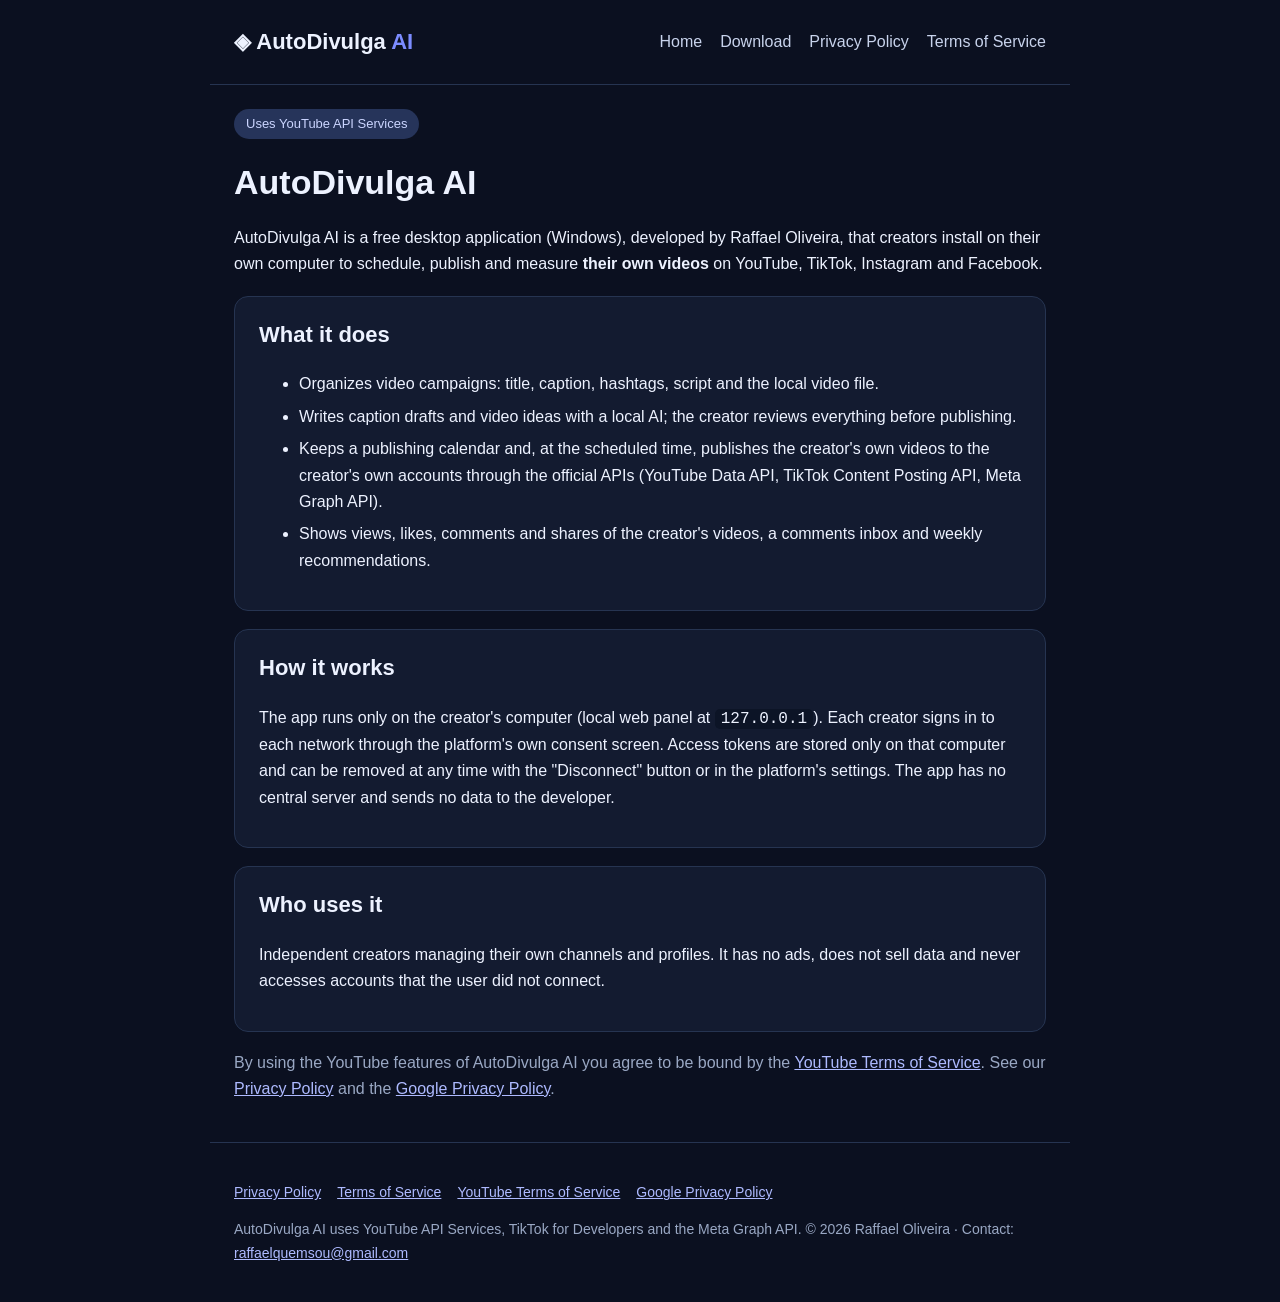
<file: index.html>
<!doctype html><html lang="en"><head><meta charset="utf-8"><meta name="viewport" content="width=device-width,initial-scale=1">
<title>AutoDivulga AI – Personal publishing assistant for a YouTube creator</title><link rel="stylesheet" href="style.css"></head><body><header><a class="brand" href="index.html">◈ AutoDivulga <span>AI</span></a><nav><a href="index.html">Home</a><a href="download.html">Download</a><a href="privacy.html">Privacy Policy</a><a href="terms.html">Terms of Service</a></nav></header>
<main>
<span class="yt">Uses YouTube API Services</span>
<h1>AutoDivulga AI</h1>
<p>AutoDivulga AI is a free desktop application (Windows), developed by Raffael Oliveira, that creators install on their own computer to schedule, publish and measure <b>their own videos</b> on YouTube, TikTok, Instagram and Facebook.</p>
<div class="card"><h2 style="margin-top:0">What it does</h2><ul>
<li>Organizes video campaigns: title, caption, hashtags, script and the local video file.</li>
<li>Writes caption drafts and video ideas with a local AI; the creator reviews everything before publishing.</li>
<li>Keeps a publishing calendar and, at the scheduled time, publishes the creator's own videos to the creator's own accounts through the official APIs (YouTube Data API, TikTok Content Posting API, Meta Graph API).</li>
<li>Shows views, likes, comments and shares of the creator's videos, a comments inbox and weekly recommendations.</li></ul></div>
<div class="card"><h2 style="margin-top:0">How it works</h2>
<p>The app runs only on the creator's computer (local web panel at <code>127.0.0.1</code>). Each creator signs in to each network through the platform's own consent screen. Access tokens are stored only on that computer and can be removed at any time with the "Disconnect" button or in the platform's settings. The app has no central server and sends no data to the developer.</p></div>
<div class="card"><h2 style="margin-top:0">Who uses it</h2><p>Independent creators managing their own channels and profiles. It has no ads, does not sell data and never accesses accounts that the user did not connect.</p></div>
<p class="muted">By using the YouTube features of AutoDivulga AI you agree to be bound by the <a href="https://www.youtube.com/t/terms" target="_blank" rel="noopener">YouTube Terms of Service</a>. See our <a href="privacy.html">Privacy Policy</a> and the <a href="https://policies.google.com/privacy" target="_blank" rel="noopener">Google Privacy Policy</a>.</p></main><footer><p><a href="privacy.html">Privacy Policy</a><a href="terms.html">Terms of Service</a><a href="https://www.youtube.com/t/terms" target="_blank" rel="noopener">YouTube Terms of Service</a><a href="https://policies.google.com/privacy" target="_blank" rel="noopener">Google Privacy Policy</a></p>
<p>AutoDivulga AI uses YouTube API Services, TikTok for Developers and the Meta Graph API. © 2026 Raffael Oliveira · Contact: <a href="mailto:raffaelquemsou@gmail.com">raffaelquemsou@gmail.com</a></p></footer>
</body></html>
</file>
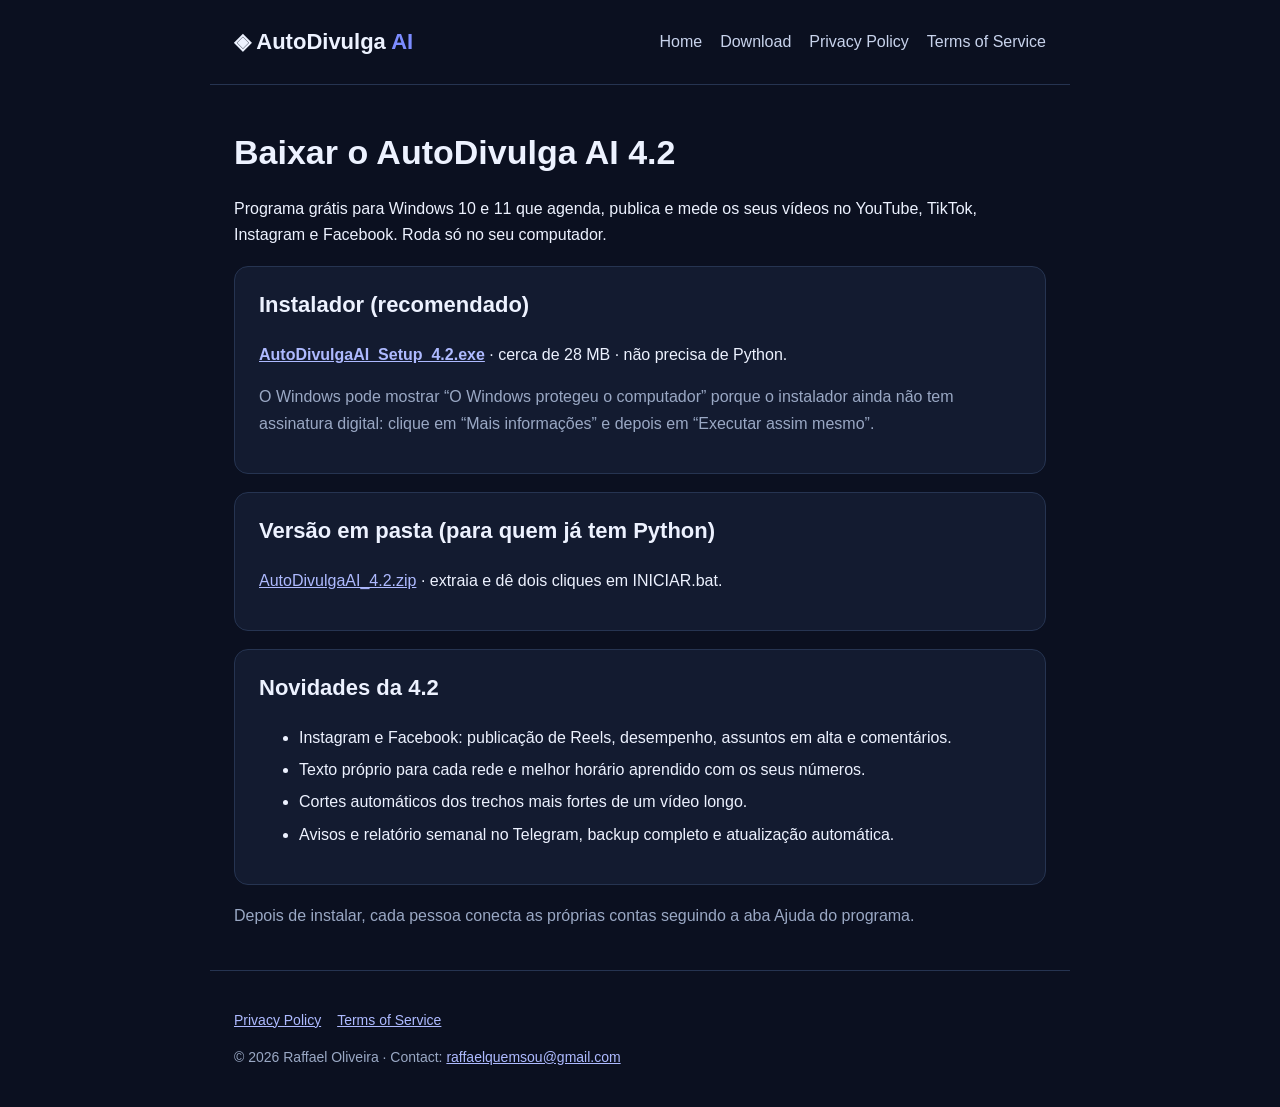
<file: download.html>
<!doctype html><html lang="pt-br"><head><meta charset="utf-8"><meta name="viewport" content="width=device-width,initial-scale=1">
<title>Download – AutoDivulga AI</title><link rel="stylesheet" href="style.css"></head><body><header><a class="brand" href="index.html">◈ AutoDivulga <span>AI</span></a><nav><a href="index.html">Home</a><a href="download.html">Download</a><a href="privacy.html">Privacy Policy</a><a href="terms.html">Terms of Service</a></nav></header>
<main>
<h1>Baixar o AutoDivulga AI 4.2</h1>
<p>Programa grátis para Windows 10 e 11 que agenda, publica e mede os seus vídeos no YouTube, TikTok, Instagram e Facebook. Roda só no seu computador.</p>
<div class="card"><h2 style="margin-top:0">Instalador (recomendado)</h2>
<p><a href="updates/AutoDivulgaAI_Setup_4.2.exe"><b>AutoDivulgaAI_Setup_4.2.exe</b></a> · cerca de 28 MB · não precisa de Python.</p>
<p class="muted">O Windows pode mostrar “O Windows protegeu o computador” porque o instalador ainda não tem assinatura digital: clique em “Mais informações” e depois em “Executar assim mesmo”.</p></div>
<div class="card"><h2 style="margin-top:0">Versão em pasta (para quem já tem Python)</h2>
<p><a href="updates/AutoDivulgaAI_4.2.zip">AutoDivulgaAI_4.2.zip</a> · extraia e dê dois cliques em INICIAR.bat.</p></div>
<div class="card"><h2 style="margin-top:0">Novidades da 4.2</h2><ul>
<li>Instagram e Facebook: publicação de Reels, desempenho, assuntos em alta e comentários.</li>
<li>Texto próprio para cada rede e melhor horário aprendido com os seus números.</li>
<li>Cortes automáticos dos trechos mais fortes de um vídeo longo.</li>
<li>Avisos e relatório semanal no Telegram, backup completo e atualização automática.</li></ul></div>
<p class="muted">Depois de instalar, cada pessoa conecta as próprias contas seguindo a aba Ajuda do programa.</p>
</main><footer><p><a href="privacy.html">Privacy Policy</a><a href="terms.html">Terms of Service</a></p>
<p>© 2026 Raffael Oliveira · Contact: <a href="mailto:raffaelquemsou@gmail.com">raffaelquemsou@gmail.com</a></p></footer>
</body></html>
</file>
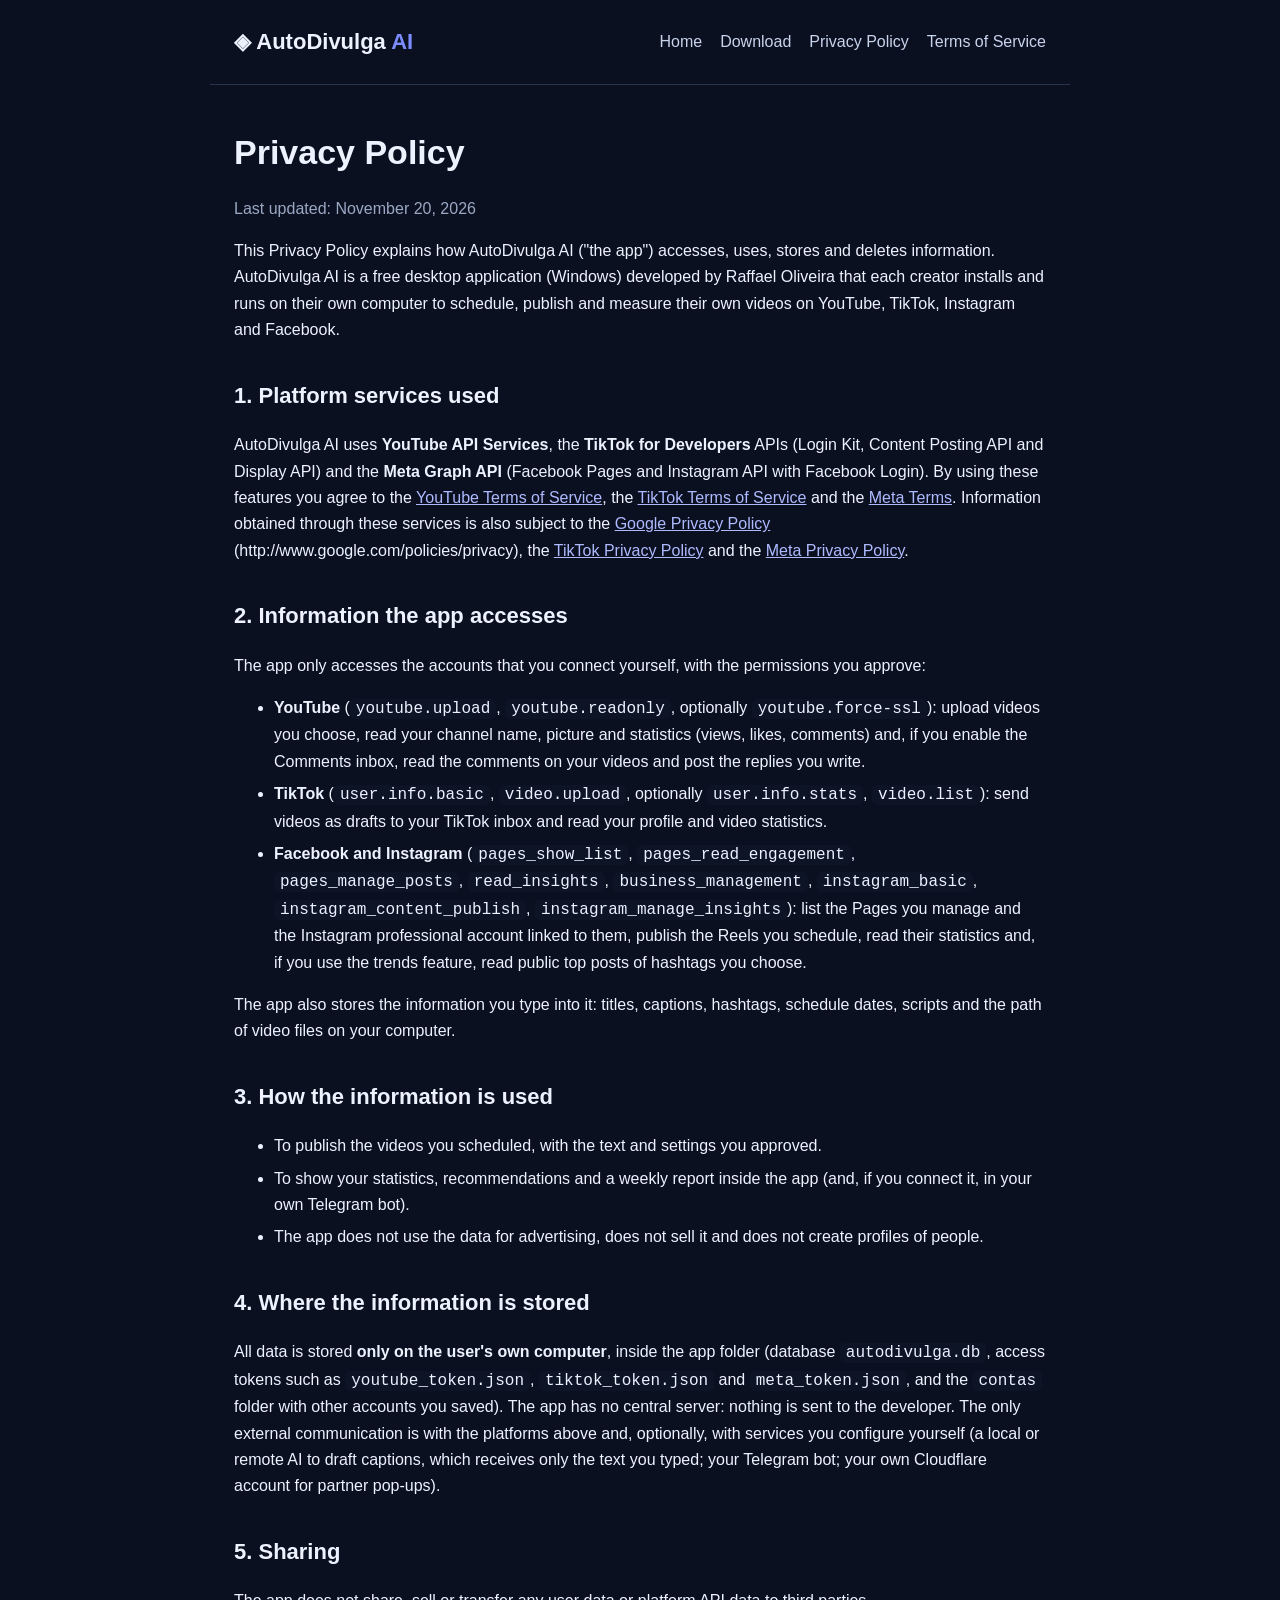
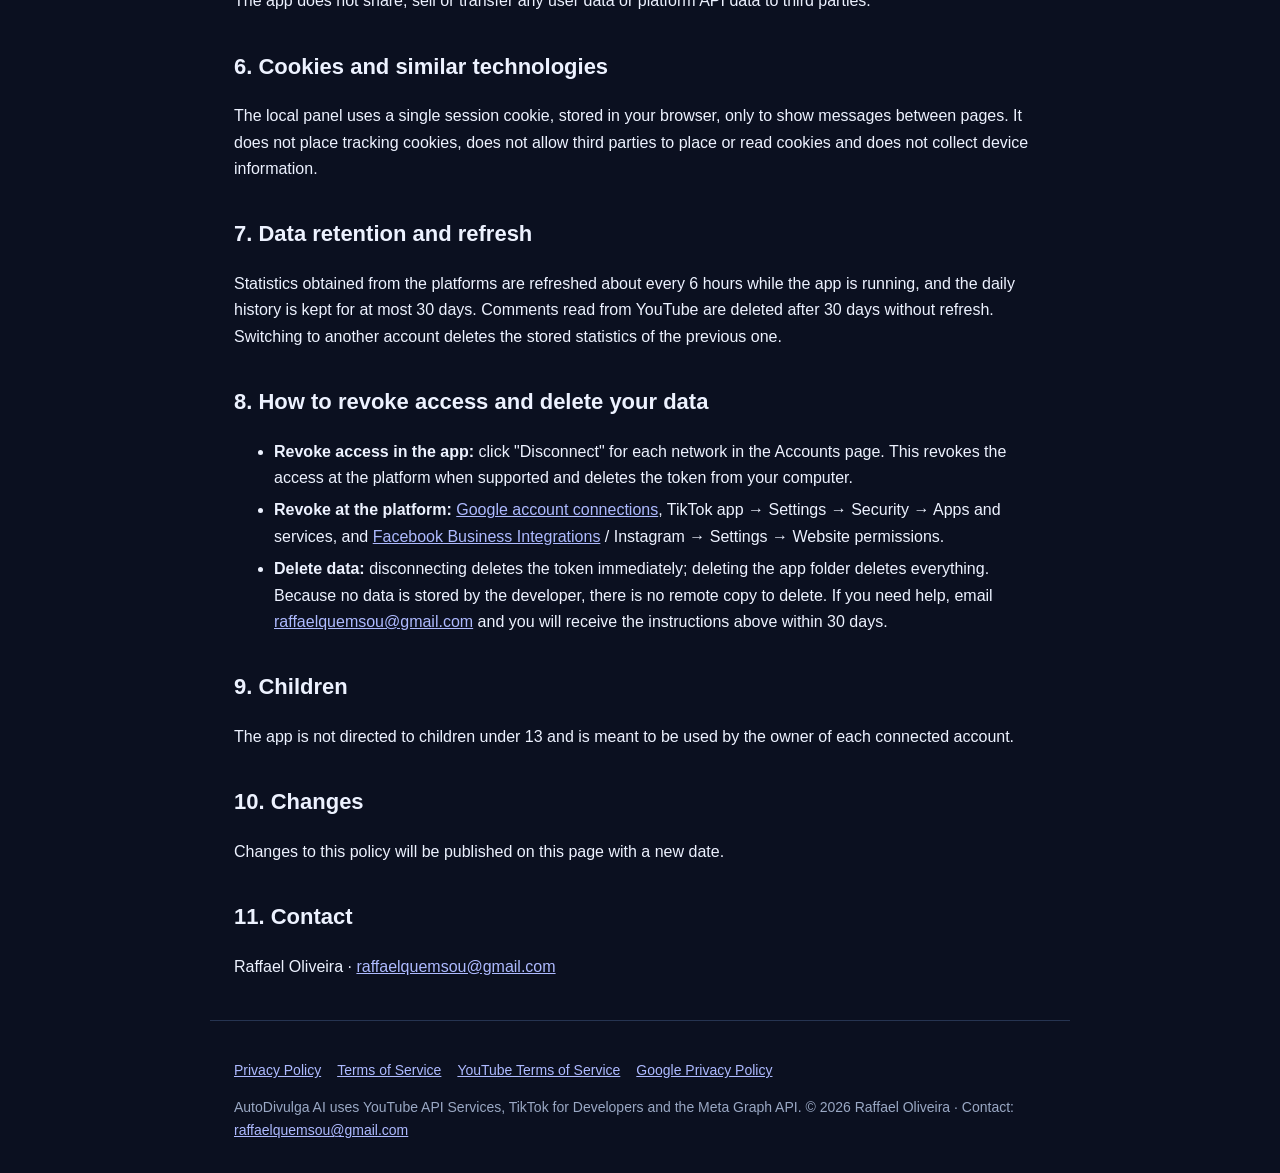
<file: privacy.html>
<!doctype html><html lang="en"><head><meta charset="utf-8"><meta name="viewport" content="width=device-width,initial-scale=1">
<title>Privacy Policy – AutoDivulga AI</title><link rel="stylesheet" href="style.css"></head><body><header><a class="brand" href="index.html">◈ AutoDivulga <span>AI</span></a><nav><a href="index.html">Home</a><a href="download.html">Download</a><a href="privacy.html">Privacy Policy</a><a href="terms.html">Terms of Service</a></nav></header>
<main>
<h1>Privacy Policy</h1><p class="muted">Last updated: November 20, 2026</p>
<p>This Privacy Policy explains how AutoDivulga AI ("the app") accesses, uses, stores and deletes information. AutoDivulga AI is a free desktop application (Windows) developed by Raffael Oliveira that each creator installs and runs on their own computer to schedule, publish and measure their own videos on YouTube, TikTok, Instagram and Facebook.</p>
<h2>1. Platform services used</h2>
<p>AutoDivulga AI uses <b>YouTube API Services</b>, the <b>TikTok for Developers</b> APIs (Login Kit, Content Posting API and Display API) and the <b>Meta Graph API</b> (Facebook Pages and Instagram API with Facebook Login). By using these features you agree to the <a href="https://www.youtube.com/t/terms" target="_blank" rel="noopener">YouTube Terms of Service</a>, the <a href="https://www.tiktok.com/legal/terms-of-service" target="_blank" rel="noopener">TikTok Terms of Service</a> and the <a href="https://www.facebook.com/terms" target="_blank" rel="noopener">Meta Terms</a>. Information obtained through these services is also subject to the <a href="https://policies.google.com/privacy" target="_blank" rel="noopener">Google Privacy Policy</a> (http://www.google.com/policies/privacy), the <a href="https://www.tiktok.com/legal/privacy-policy" target="_blank" rel="noopener">TikTok Privacy Policy</a> and the <a href="https://www.facebook.com/privacy/policy" target="_blank" rel="noopener">Meta Privacy Policy</a>.</p>
<h2>2. Information the app accesses</h2>
<p>The app only accesses the accounts that you connect yourself, with the permissions you approve:</p>
<ul><li><b>YouTube</b> (<code>youtube.upload</code>, <code>youtube.readonly</code>, optionally <code>youtube.force-ssl</code>): upload videos you choose, read your channel name, picture and statistics (views, likes, comments) and, if you enable the Comments inbox, read the comments on your videos and post the replies you write.</li>
<li><b>TikTok</b> (<code>user.info.basic</code>, <code>video.upload</code>, optionally <code>user.info.stats</code>, <code>video.list</code>): send videos as drafts to your TikTok inbox and read your profile and video statistics.</li>
<li><b>Facebook and Instagram</b> (<code>pages_show_list</code>, <code>pages_read_engagement</code>, <code>pages_manage_posts</code>, <code>read_insights</code>, <code>business_management</code>, <code>instagram_basic</code>, <code>instagram_content_publish</code>, <code>instagram_manage_insights</code>): list the Pages you manage and the Instagram professional account linked to them, publish the Reels you schedule, read their statistics and, if you use the trends feature, read public top posts of hashtags you choose.</li></ul>
<p>The app also stores the information you type into it: titles, captions, hashtags, schedule dates, scripts and the path of video files on your computer.</p>
<h2>3. How the information is used</h2>
<ul><li>To publish the videos you scheduled, with the text and settings you approved.</li>
<li>To show your statistics, recommendations and a weekly report inside the app (and, if you connect it, in your own Telegram bot).</li>
<li>The app does not use the data for advertising, does not sell it and does not create profiles of people.</li></ul>
<h2>4. Where the information is stored</h2>
<p>All data is stored <b>only on the user's own computer</b>, inside the app folder (database <code>autodivulga.db</code>, access tokens such as <code>youtube_token.json</code>, <code>tiktok_token.json</code> and <code>meta_token.json</code>, and the <code>contas</code> folder with other accounts you saved). The app has no central server: nothing is sent to the developer. The only external communication is with the platforms above and, optionally, with services you configure yourself (a local or remote AI to draft captions, which receives only the text you typed; your Telegram bot; your own Cloudflare account for partner pop-ups).</p>
<h2>5. Sharing</h2><p>The app does not share, sell or transfer any user data or platform API data to third parties.</p>
<h2>6. Cookies and similar technologies</h2><p>The local panel uses a single session cookie, stored in your browser, only to show messages between pages. It does not place tracking cookies, does not allow third parties to place or read cookies and does not collect device information.</p>
<h2>7. Data retention and refresh</h2><p>Statistics obtained from the platforms are refreshed about every 6 hours while the app is running, and the daily history is kept for at most 30 days. Comments read from YouTube are deleted after 30 days without refresh. Switching to another account deletes the stored statistics of the previous one.</p>
<h2>8. How to revoke access and delete your data</h2>
<ul><li><b>Revoke access in the app:</b> click "Disconnect" for each network in the Accounts page. This revokes the access at the platform when supported and deletes the token from your computer.</li>
<li><b>Revoke at the platform:</b> <a href="https://myaccount.google.com/connections" target="_blank" rel="noopener">Google account connections</a>, TikTok app → Settings → Security → Apps and services, and <a href="https://www.facebook.com/settings?tab=business_tools" target="_blank" rel="noopener">Facebook Business Integrations</a> / Instagram → Settings → Website permissions.</li>
<li><b>Delete data:</b> disconnecting deletes the token immediately; deleting the app folder deletes everything. Because no data is stored by the developer, there is no remote copy to delete. If you need help, email <a href="mailto:raffaelquemsou@gmail.com">raffaelquemsou@gmail.com</a> and you will receive the instructions above within 30 days.</li></ul>
<h2>9. Children</h2><p>The app is not directed to children under 13 and is meant to be used by the owner of each connected account.</p>
<h2>10. Changes</h2><p>Changes to this policy will be published on this page with a new date.</p>
<h2>11. Contact</h2><p>Raffael Oliveira · <a href="mailto:raffaelquemsou@gmail.com">raffaelquemsou@gmail.com</a></p></main><footer><p><a href="privacy.html">Privacy Policy</a><a href="terms.html">Terms of Service</a><a href="https://www.youtube.com/t/terms" target="_blank" rel="noopener">YouTube Terms of Service</a><a href="https://policies.google.com/privacy" target="_blank" rel="noopener">Google Privacy Policy</a></p>
<p>AutoDivulga AI uses YouTube API Services, TikTok for Developers and the Meta Graph API. © 2026 Raffael Oliveira · Contact: <a href="mailto:raffaelquemsou@gmail.com">raffaelquemsou@gmail.com</a></p></footer>
</body></html>
</file>
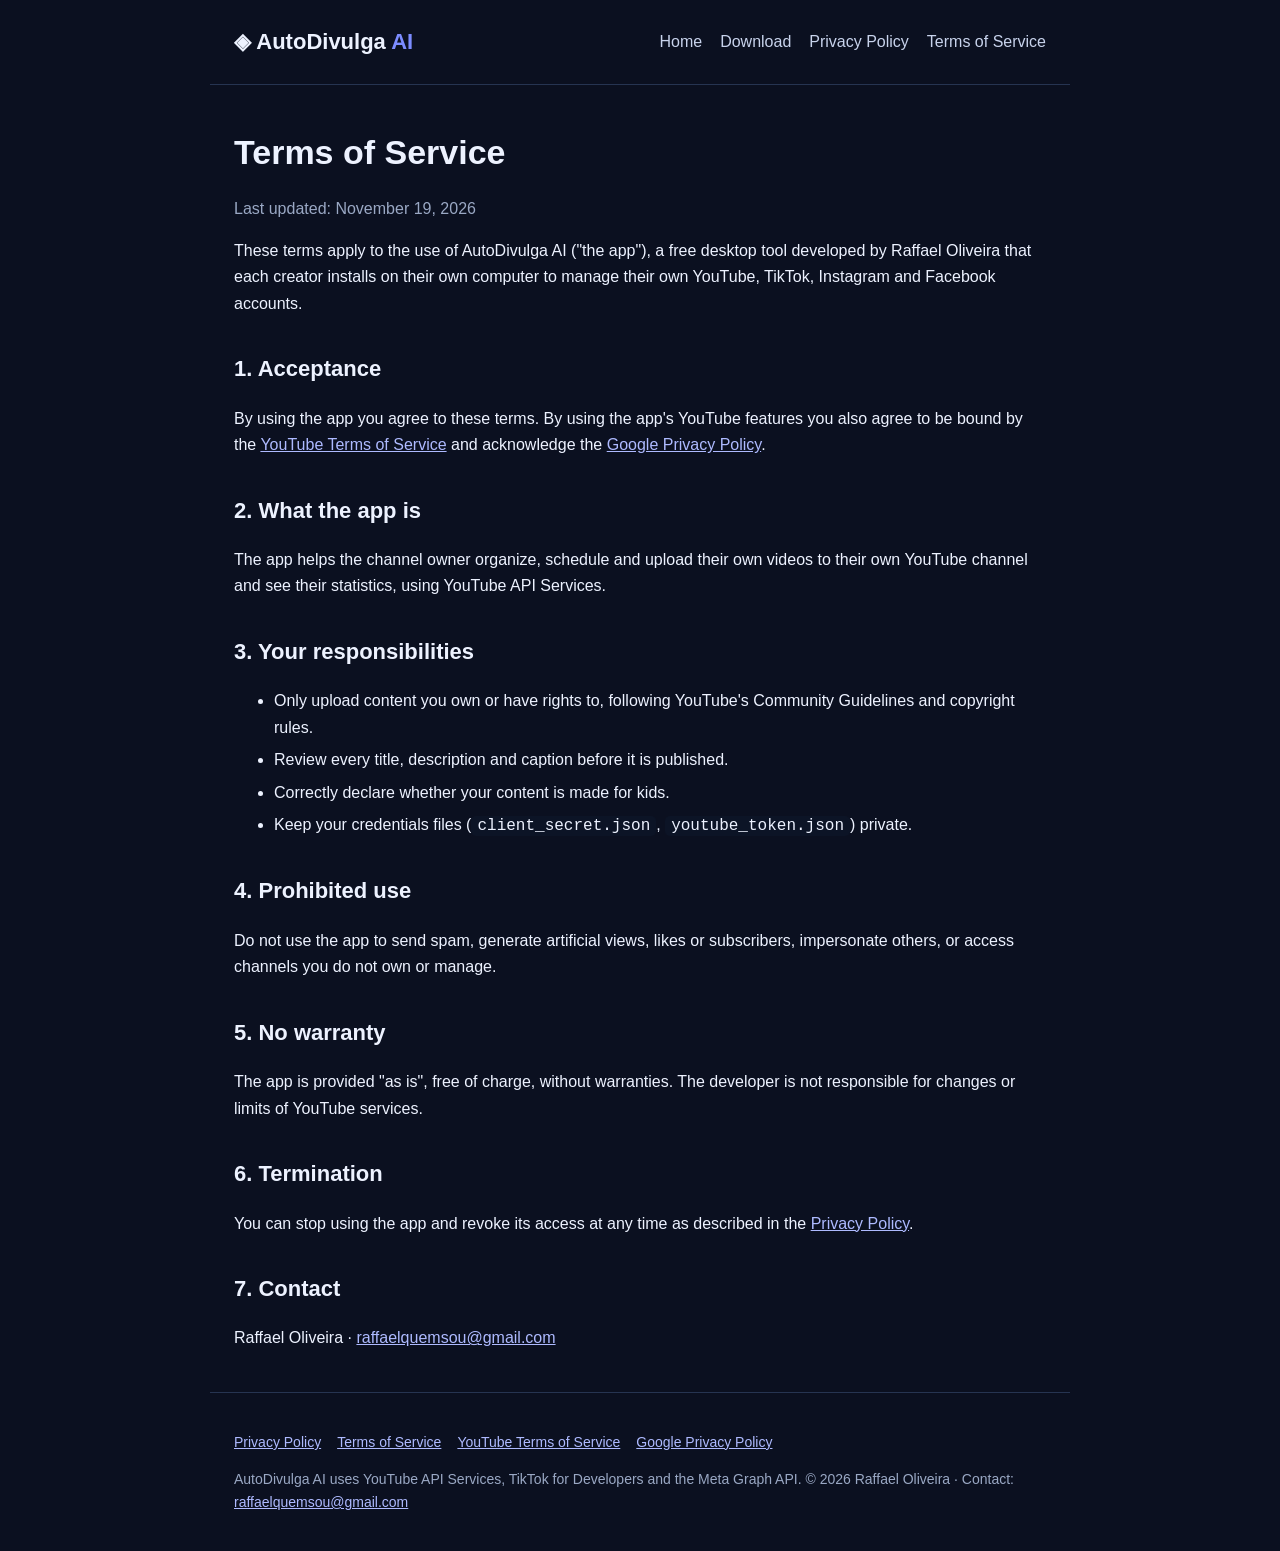
<file: terms.html>
<!doctype html><html lang="en"><head><meta charset="utf-8"><meta name="viewport" content="width=device-width,initial-scale=1">
<title>Terms of Service – AutoDivulga AI</title><link rel="stylesheet" href="style.css"></head><body><header><a class="brand" href="index.html">◈ AutoDivulga <span>AI</span></a><nav><a href="index.html">Home</a><a href="download.html">Download</a><a href="privacy.html">Privacy Policy</a><a href="terms.html">Terms of Service</a></nav></header>
<main>
<h1>Terms of Service</h1><p class="muted">Last updated: November 19, 2026</p>
<p>These terms apply to the use of AutoDivulga AI ("the app"), a free desktop tool developed by Raffael Oliveira that each creator installs on their own computer to manage their own YouTube, TikTok, Instagram and Facebook accounts.</p>
<h2>1. Acceptance</h2><p>By using the app you agree to these terms. By using the app's YouTube features you also agree to be bound by the <a href="https://www.youtube.com/t/terms" target="_blank" rel="noopener">YouTube Terms of Service</a> and acknowledge the <a href="https://policies.google.com/privacy" target="_blank" rel="noopener">Google Privacy Policy</a>.</p>
<h2>2. What the app is</h2><p>The app helps the channel owner organize, schedule and upload their own videos to their own YouTube channel and see their statistics, using YouTube API Services.</p>
<h2>3. Your responsibilities</h2><ul>
<li>Only upload content you own or have rights to, following YouTube's Community Guidelines and copyright rules.</li>
<li>Review every title, description and caption before it is published.</li>
<li>Correctly declare whether your content is made for kids.</li>
<li>Keep your credentials files (<code>client_secret.json</code>, <code>youtube_token.json</code>) private.</li></ul>
<h2>4. Prohibited use</h2><p>Do not use the app to send spam, generate artificial views, likes or subscribers, impersonate others, or access channels you do not own or manage.</p>
<h2>5. No warranty</h2><p>The app is provided "as is", free of charge, without warranties. The developer is not responsible for changes or limits of YouTube services.</p>
<h2>6. Termination</h2><p>You can stop using the app and revoke its access at any time as described in the <a href="privacy.html">Privacy Policy</a>.</p>
<h2>7. Contact</h2><p>Raffael Oliveira · <a href="mailto:raffaelquemsou@gmail.com">raffaelquemsou@gmail.com</a></p></main><footer><p><a href="privacy.html">Privacy Policy</a><a href="terms.html">Terms of Service</a><a href="https://www.youtube.com/t/terms" target="_blank" rel="noopener">YouTube Terms of Service</a><a href="https://policies.google.com/privacy" target="_blank" rel="noopener">Google Privacy Policy</a></p>
<p>AutoDivulga AI uses YouTube API Services, TikTok for Developers and the Meta Graph API. © 2026 Raffael Oliveira · Contact: <a href="mailto:raffaelquemsou@gmail.com">raffaelquemsou@gmail.com</a></p></footer>
</body></html>
</file>
<file: style.css>
:root{--bg:#0b1020;--panel:#131b30;--text:#edf2ff;--muted:#9aa8c4;--accent:#7c8cff;--line:#263451}
*{box-sizing:border-box}body{margin:0;background:var(--bg);color:var(--text);font:16px/1.65 "Segoe UI",Arial,sans-serif}
header,main,footer{max-width:860px;margin:auto;padding:24px}header{display:flex;justify-content:space-between;align-items:center;border-bottom:1px solid var(--line)}
.brand{font-weight:800;font-size:22px;text-decoration:none;color:var(--text)}.brand span{color:var(--accent)}
nav a{color:#c8d3ec;margin-left:18px;text-decoration:none}nav a:hover{color:#fff}
h1{font-size:34px;line-height:1.2}h2{margin-top:34px;font-size:22px}a{color:#aebaff}
.card{background:var(--panel);border:1px solid var(--line);border-radius:14px;padding:20px 24px;margin:18px 0}
.yt{display:inline-block;background:#26345a;border-radius:20px;padding:4px 12px;font-size:13px;color:#cbd5ff}
.muted{color:var(--muted)}footer{border-top:1px solid var(--line);color:var(--muted);font-size:14px}footer a{margin-right:16px}
ul li{margin:6px 0}code{background:#0c1426;padding:1px 6px;border-radius:5px}
</file>
